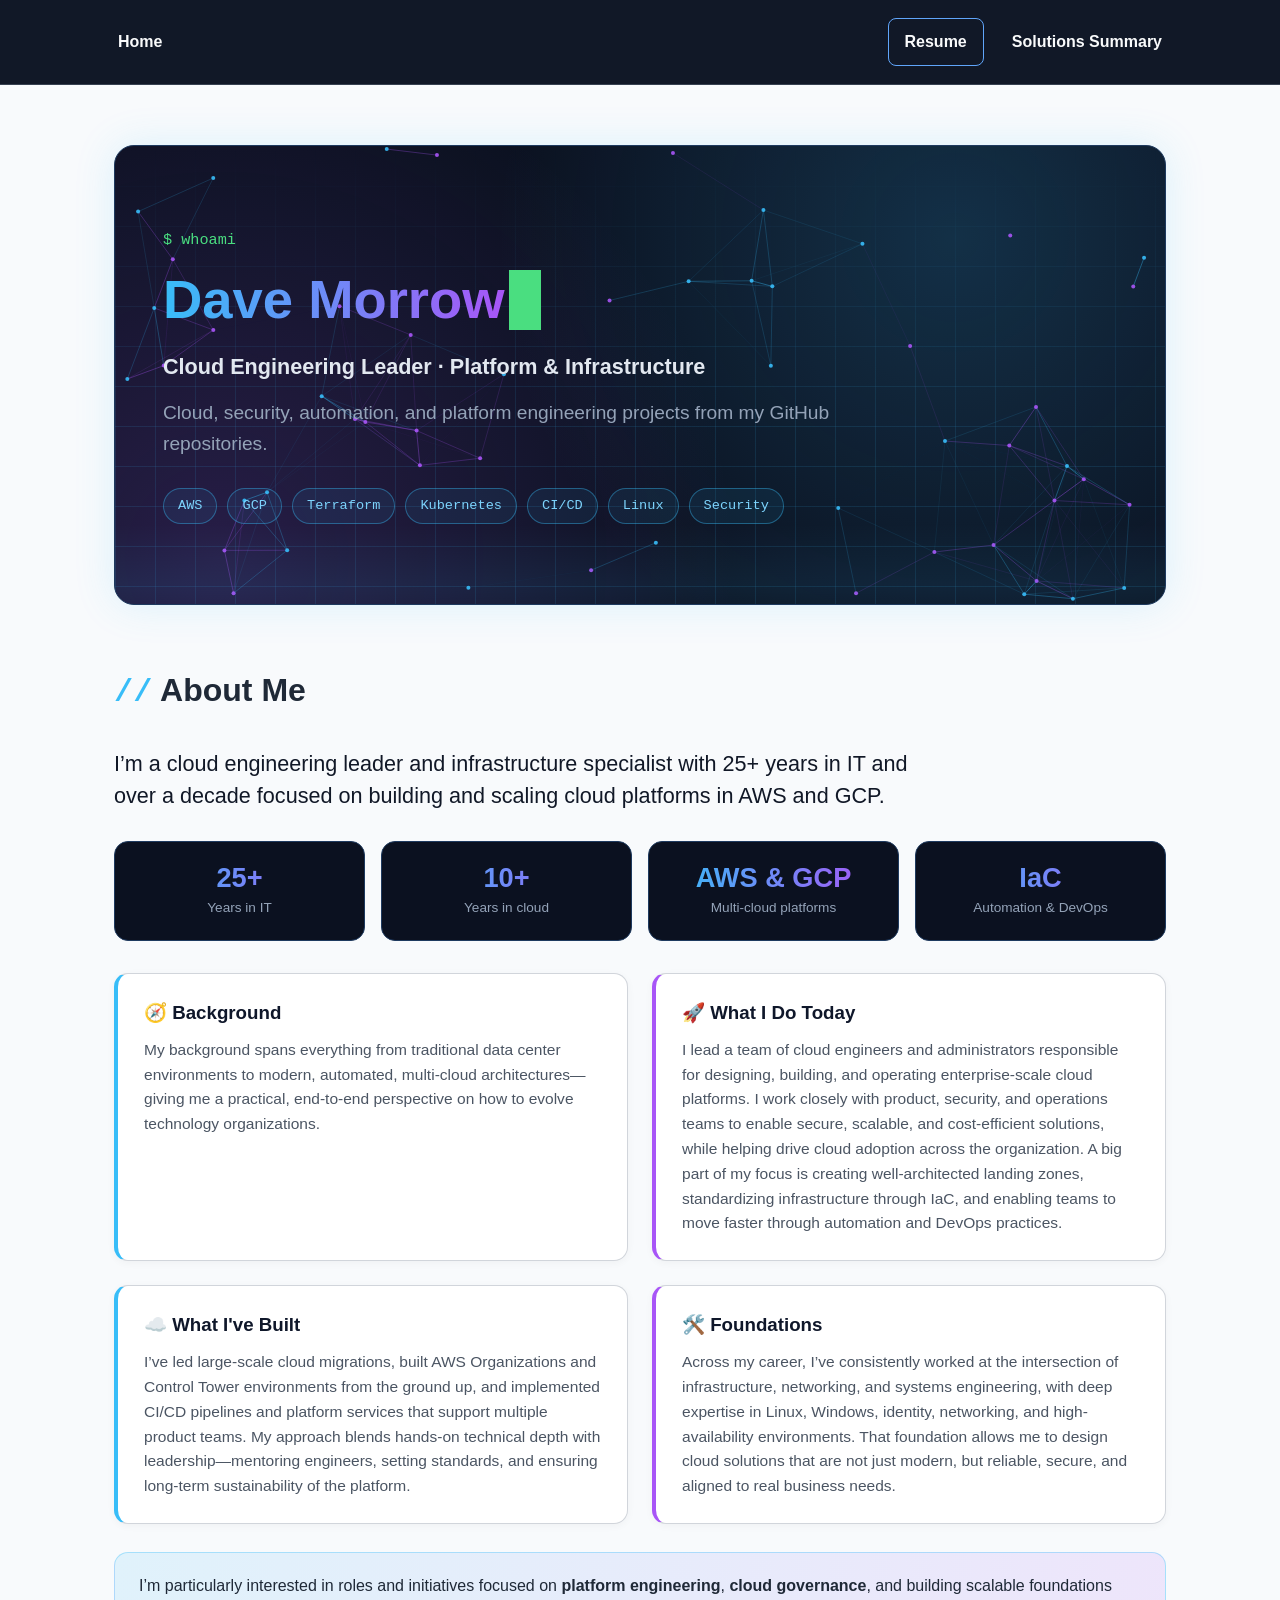
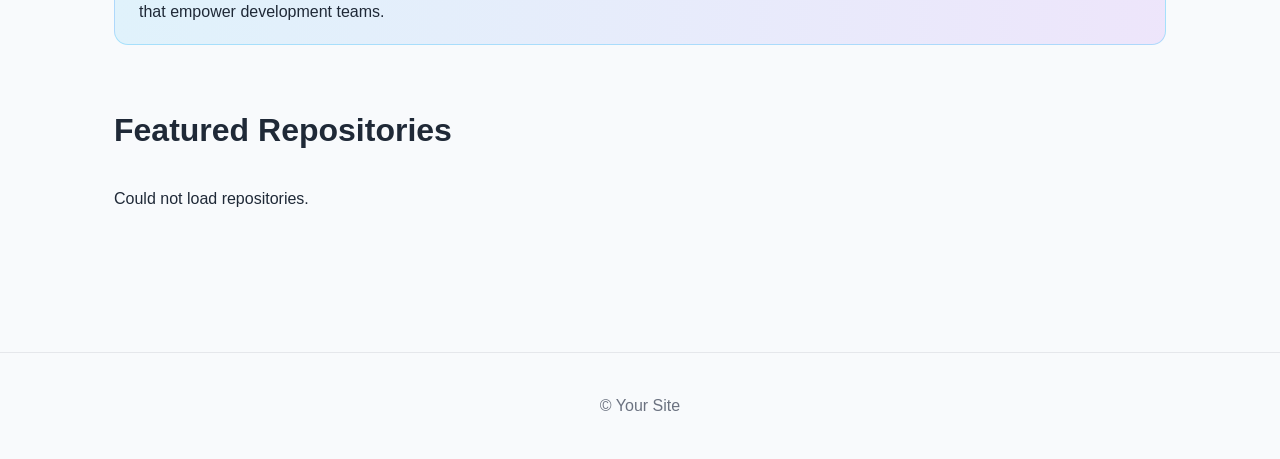
<file: index.html>
<!DOCTYPE html>
<html lang="en">
<head>
  <meta charset="UTF-8">
  <meta
    name="viewport"
    content="width=device-width, initial-scale=1.0"
  >

  <title>SpyderDave</title>

  <meta
    name="description"
    content="Projects, portfolio, and writing by SpyderDave"
  >

  <link rel="stylesheet" href="style.css">
</head>

<body>

  <!-- =========================
       Sticky Shared Navigation
  ========================== -->
  <header id="nav-wrapper">
    <div id="nav"></div>
  </header>


  <!-- =========================
       Hero / Intro
  ========================== -->
  <main id="content">

    <section class="hero">
      <canvas id="hero-canvas" aria-hidden="true"></canvas>

      <div class="hero-content">
        <span class="terminal-tag">$ whoami</span>

        <h1><span class="glitch">Dave Morrow</span><span class="cursor"></span></h1>

        <p class="hero-title">Cloud Engineering Leader &middot; Platform &amp; Infrastructure</p>

        <p>
          Cloud, security, automation, and platform engineering
          projects from my GitHub repositories.
        </p>

        <div class="tech-chips" aria-hidden="true">
          <span>AWS</span>
          <span>GCP</span>
          <span>Terraform</span>
          <span>Kubernetes</span>
          <span>CI/CD</span>
          <span>Linux</span>
          <span>Security</span>
        </div>
      </div>
    </section>


    <!-- =========================
         About Me
    ========================== -->
    <section id="about">

      <h2><span class="h2-tag">//</span> About Me</h2>

      <p class="about-lead">I’m a cloud engineering leader and infrastructure specialist with 25+ years in IT and over a decade focused on building and scaling cloud platforms in AWS and GCP.</p>

      <div class="about-stats">
        <div class="stat"><strong>25+</strong><span>Years in IT</span></div>
        <div class="stat"><strong>10+</strong><span>Years in cloud</span></div>
        <div class="stat"><strong>AWS &amp; GCP</strong><span>Multi-cloud platforms</span></div>
        <div class="stat"><strong>IaC</strong><span>Automation &amp; DevOps</span></div>
      </div>

      <div class="about-grid">

        <article class="about-card">
          <h3>🧭 Background</h3>
          <p>My background spans everything from traditional data center environments to modern, automated, multi-cloud architectures—giving me a practical, end-to-end perspective on how to evolve technology organizations.</p>
        </article>

        <article class="about-card">
          <h3>🚀 What I Do Today</h3>
          <p>I lead a team of cloud engineers and administrators responsible for designing, building, and operating enterprise-scale cloud platforms. I work closely with product, security, and operations teams to enable secure, scalable, and cost-efficient solutions, while helping drive cloud adoption across the organization. A big part of my focus is creating well-architected landing zones, standardizing infrastructure through IaC, and enabling teams to move faster through automation and DevOps practices.</p>
        </article>

        <article class="about-card">
          <h3>☁️ What I've Built</h3>
          <p>I’ve led large-scale cloud migrations, built AWS Organizations and Control Tower environments from the ground up, and implemented CI/CD pipelines and platform services that support multiple product teams. My approach blends hands-on technical depth with leadership—mentoring engineers, setting standards, and ensuring long-term sustainability of the platform.</p>
        </article>

        <article class="about-card">
          <h3>🛠️ Foundations</h3>
          <p>Across my career, I’ve consistently worked at the intersection of infrastructure, networking, and systems engineering, with deep expertise in Linux, Windows, identity, networking, and high-availability environments. That foundation allows me to design cloud solutions that are not just modern, but reliable, secure, and aligned to real business needs.</p>
        </article>

      </div>

      <p class="about-callout">I’m particularly interested in roles and initiatives focused on <strong>platform engineering</strong>, <strong>cloud governance</strong>, and building scalable foundations that empower development teams.</p>

    </section>


    <!-- =========================
         Repository Section
    ========================== -->
    <section id="projects">

      <h2>Featured Repositories</h2>

      <!-- Removed automatically by JS -->
      <div id="loading">
        Loading repositories...
      </div>

      <!-- Populated by script.js -->
      <div id="repo-list"></div>

    </section>

  </main>


  <!-- =========================
       Shared Footer
  ========================== -->
  <footer id="footer"></footer>


  <!-- =========================
       Main Script
  ========================== -->
  <script src="script.js"></script>
  <script src="hero.js"></script>

</body>
</html>
</file>
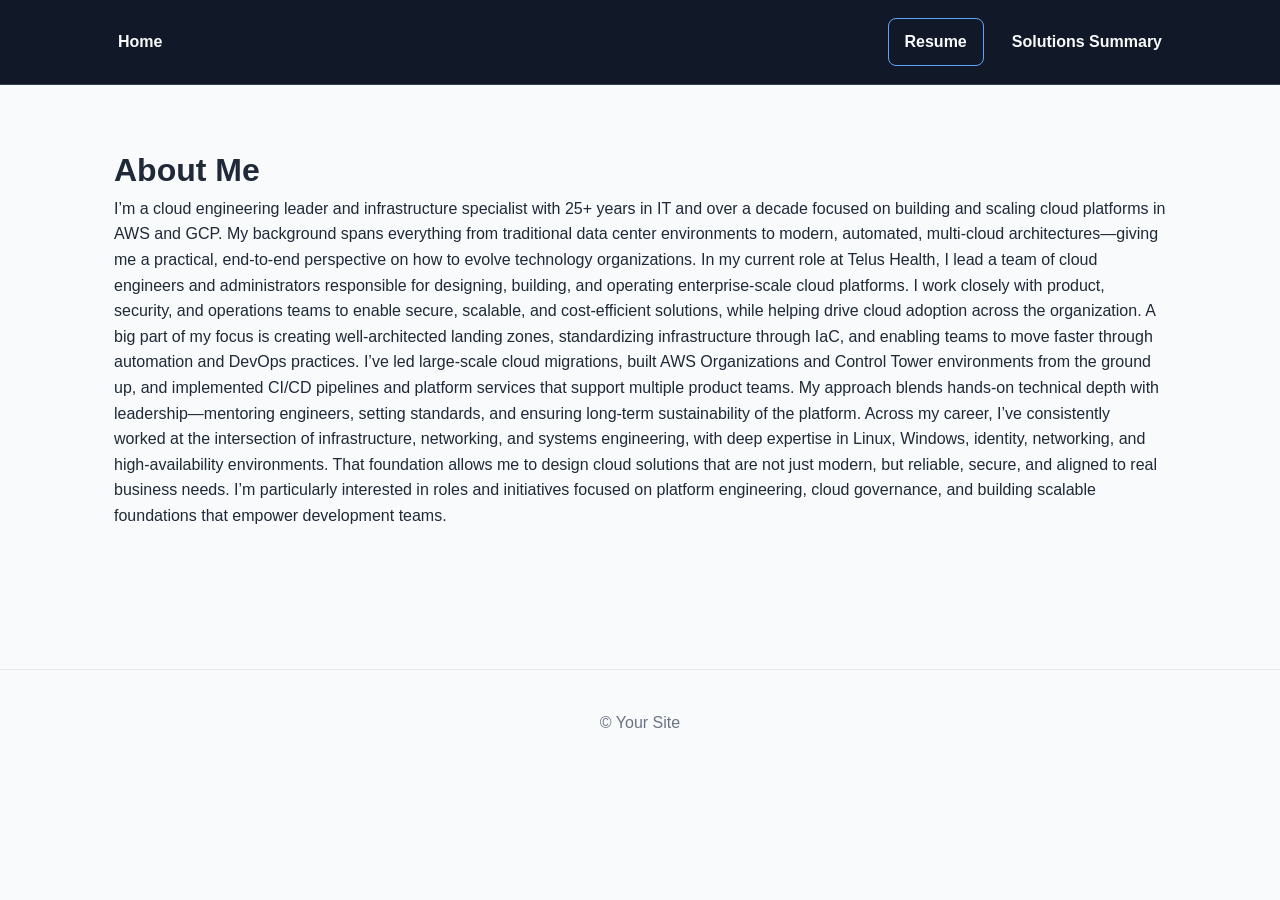
<file: about.html>
<!doctype html><html><head><meta charset='utf-8'><title>About</title><link rel='stylesheet' href='style.css'></head>
<body>
<header id="nav-wrapper"><div id="nav"></div></header>
<main id="content"><h1>About Me</h1><p>I’m a cloud engineering leader and infrastructure specialist with 25+ years in IT and over a decade focused on building and scaling cloud platforms in AWS and GCP. My background spans everything from traditional data center environments to modern, automated, multi-cloud architectures—giving me a practical, end-to-end perspective on how to evolve technology organizations.



In my current role at Telus Health, I lead a team of cloud engineers and administrators responsible for designing, building, and operating enterprise-scale cloud platforms. I work closely with product, security, and operations teams to enable secure, scalable, and cost-efficient solutions, while helping drive cloud adoption across the organization. A big part of my focus is creating well-architected landing zones, standardizing infrastructure through IaC, and enabling teams to move faster through automation and DevOps practices.

I’ve led large-scale cloud migrations, built AWS Organizations and Control Tower environments from the ground up, and implemented CI/CD pipelines and platform services that support multiple product teams. My approach blends hands-on technical depth with leadership—mentoring engineers, setting standards, and ensuring long-term sustainability of the platform.



Across my career, I’ve consistently worked at the intersection of infrastructure, networking, and systems engineering, with deep expertise in Linux, Windows, identity, networking, and high-availability environments. That foundation allows me to design cloud solutions that are not just modern, but reliable, secure, and aligned to real business needs.



I’m particularly interested in roles and initiatives focused on platform engineering, cloud governance, and building scalable foundations that empower development teams.</p></main>
<footer id="footer"></footer>
<script src="script.js"></script>
</body></html>
</file>
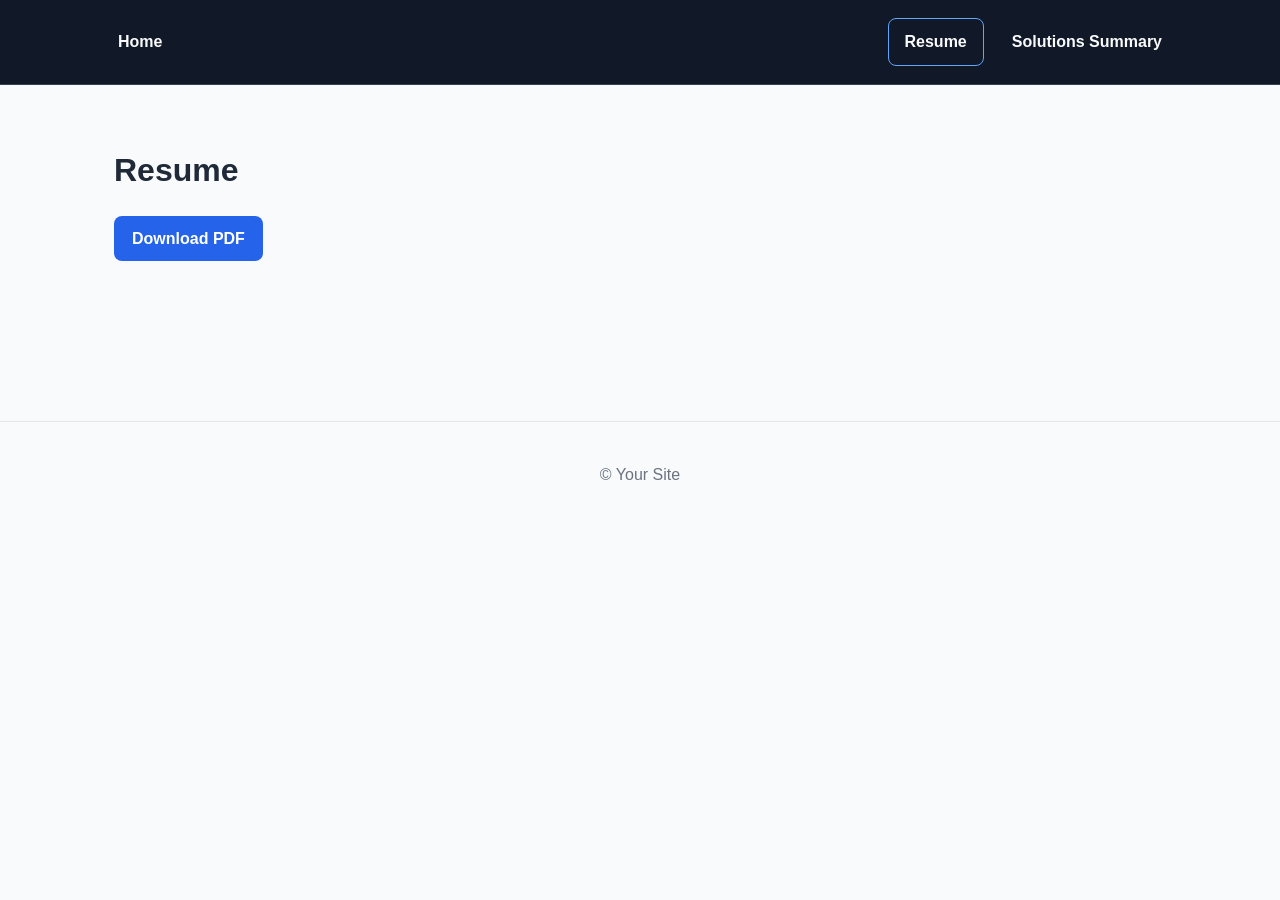
<file: resume.html>
<!DOCTYPE html>
<html lang="en">
<head>
  <meta charset="UTF-8">
  <meta name="viewport" content="width=device-width, initial-scale=1.0">
  <title>Resume</title>
  <link rel="stylesheet" href="style.css">
</head>
<body>
  <header id="nav-wrapper"><div id="nav"></div></header>

  <main id="content">
    <h1>Resume</h1>
    <p style="margin:20px 0">
      <a class="btn" href="resume.pdf" target="_blank" rel="noopener">Download PDF</a>
    </p>
  </main>

  <footer id="footer"></footer>
  <script src="script.js"></script>
</body>
</html>
</file>
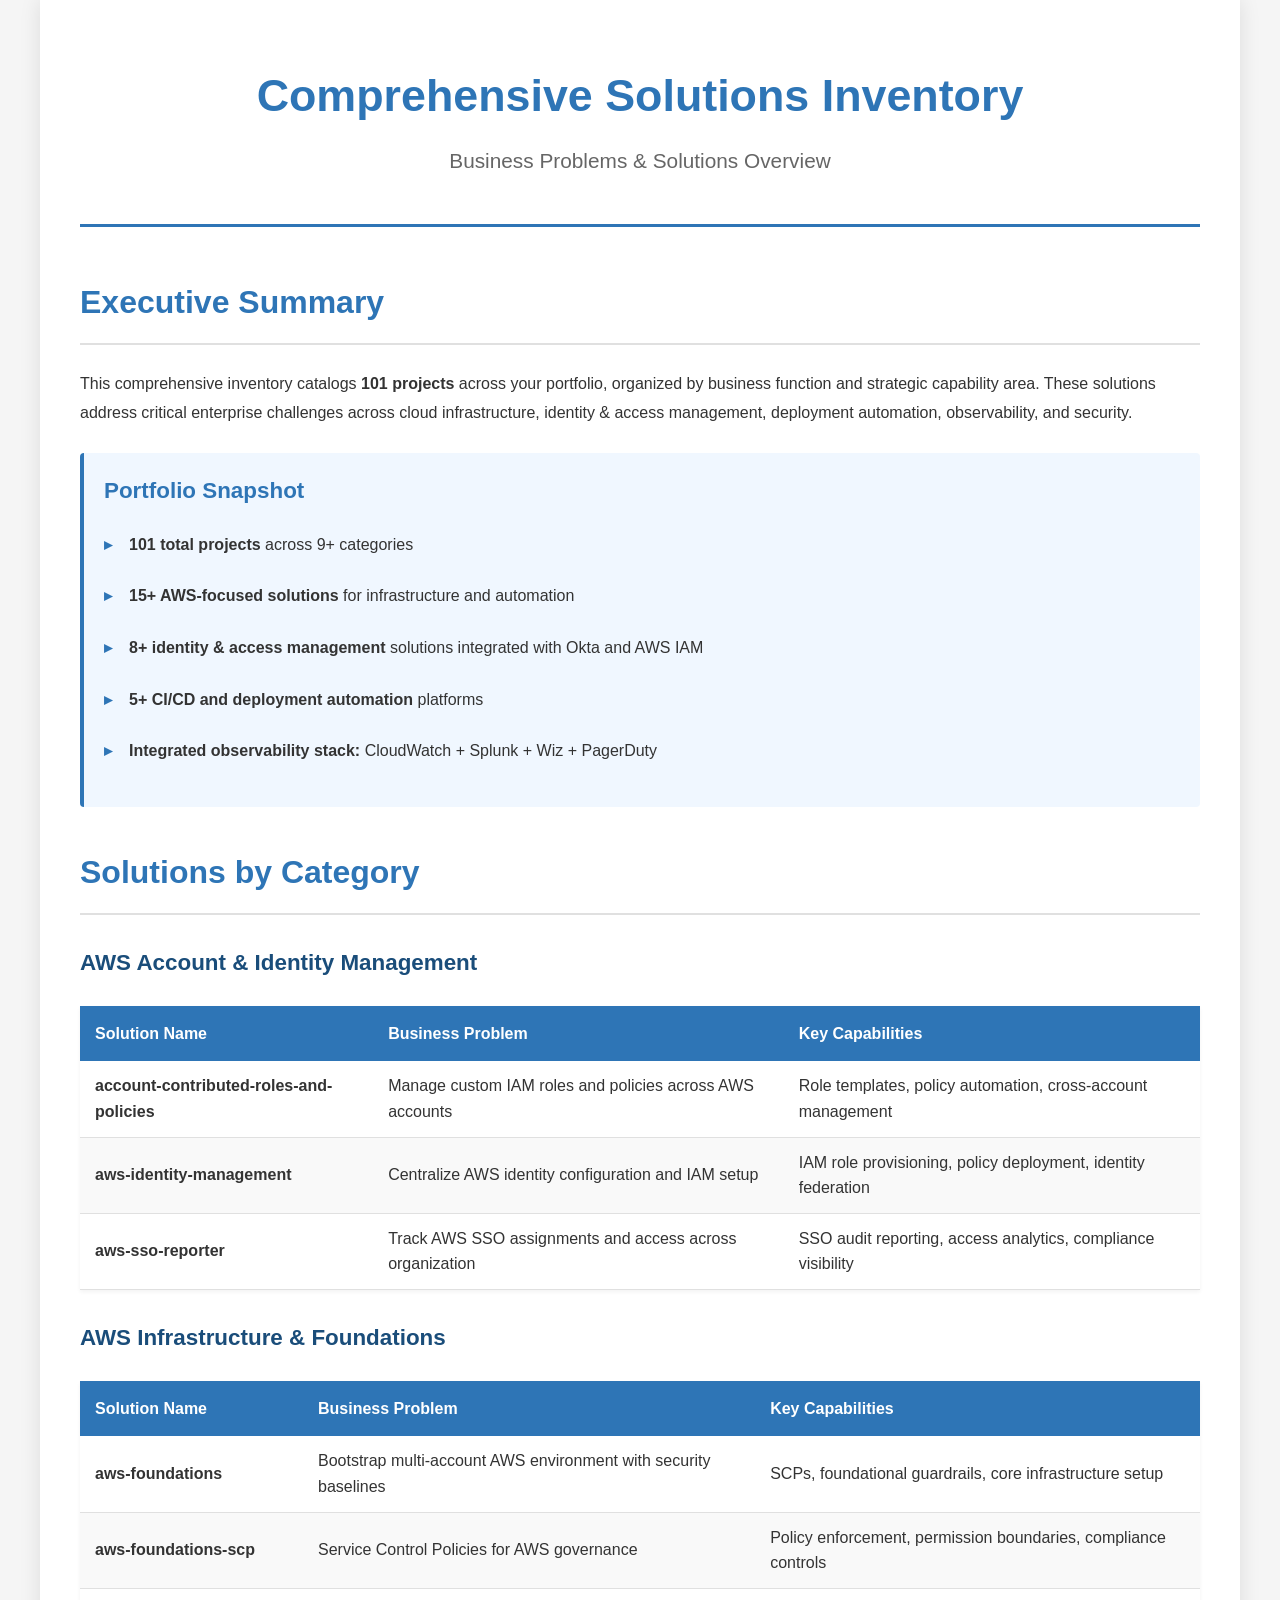
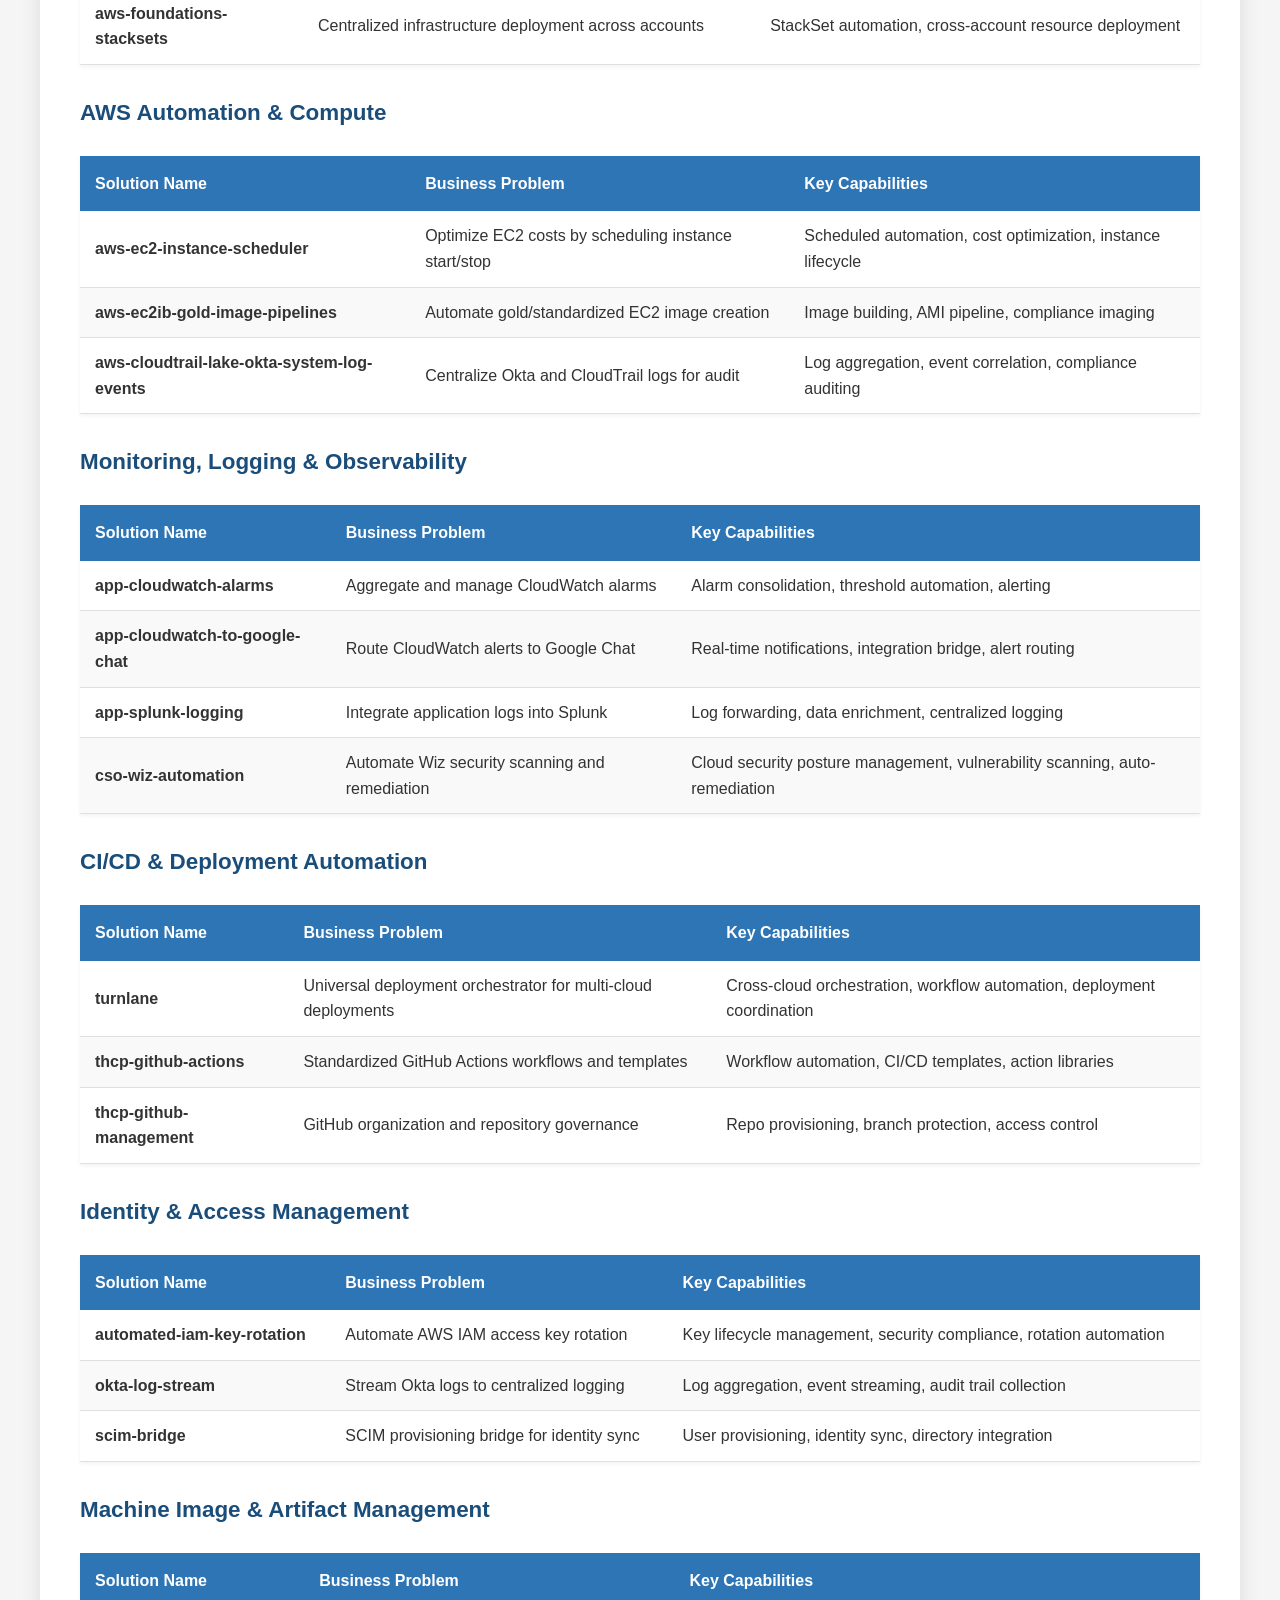
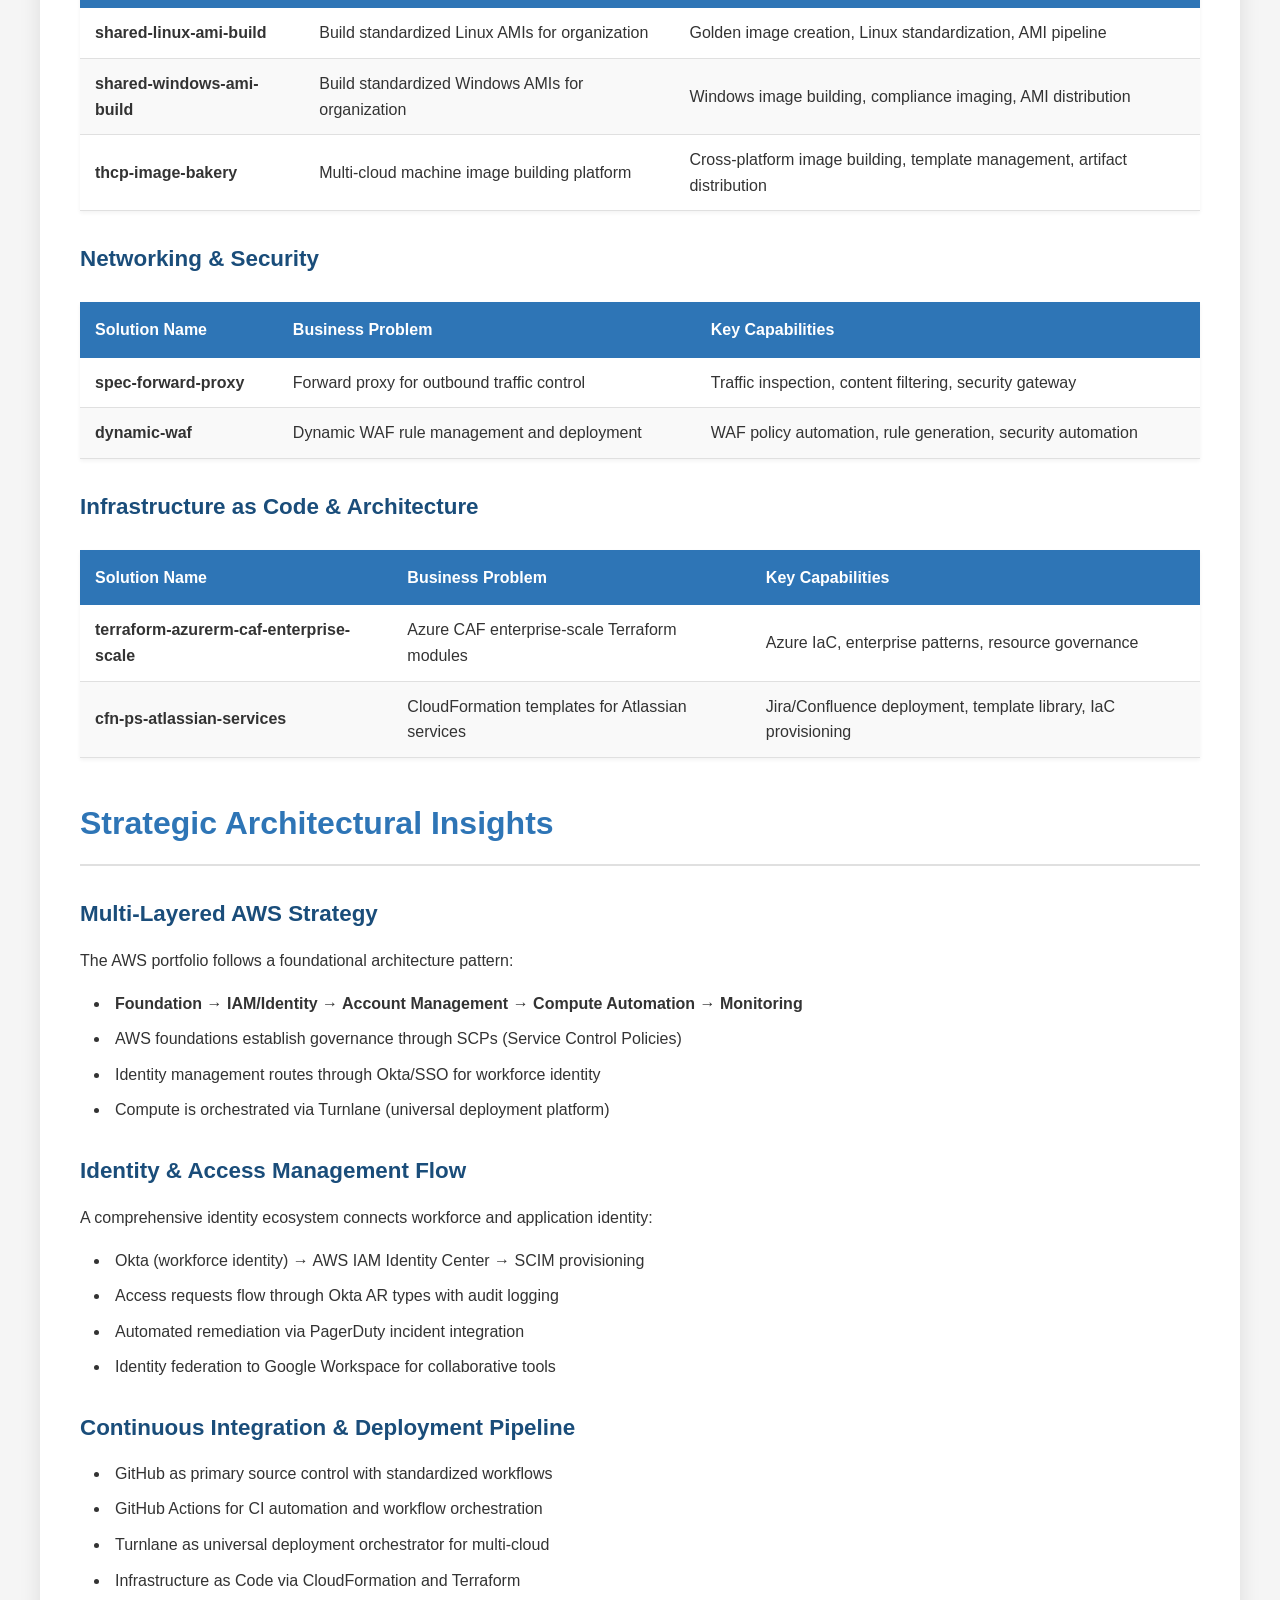
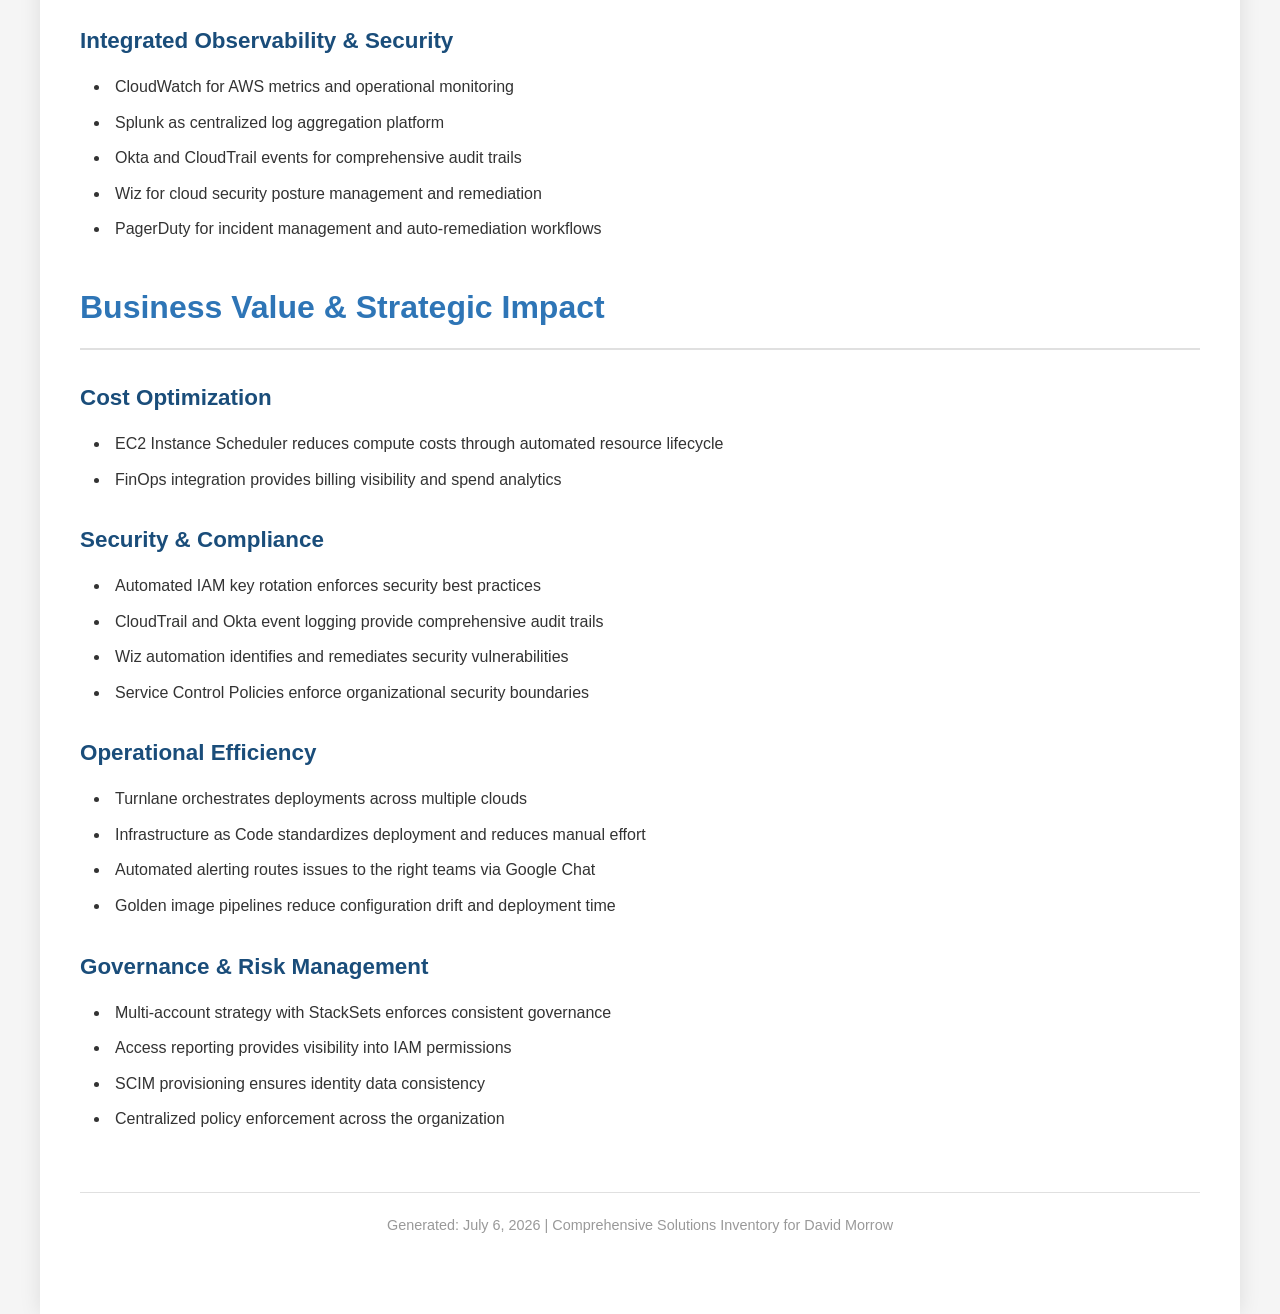
<file: Solutions_Summary.html>
<!DOCTYPE html>
<html lang="en">
<head>
    <meta charset="UTF-8">
    <meta name="viewport" content="width=device-width, initial-scale=1.0">
    <title>Comprehensive Solutions Inventory</title>
    <style>
        * {
            margin: 0;
            padding: 0;
            box-sizing: border-box;
        }
        
        body {
            font-family: -apple-system, BlinkMacSystemFont, 'Segoe UI', Roboto, Oxygen, Ubuntu, Cantarell, sans-serif;
            line-height: 1.6;
            color: #333;
            background: #f5f5f5;
        }
        
        .container {
            max-width: 1200px;
            margin: 0 auto;
            background: white;
            padding: 60px 40px;
            box-shadow: 0 0 20px rgba(0,0,0,0.1);
        }
        
        header {
            text-align: center;
            margin-bottom: 50px;
            border-bottom: 3px solid #2E75B6;
            padding-bottom: 30px;
        }
        
        h1 {
            font-size: 2.8em;
            color: #2E75B6;
            margin-bottom: 10px;
        }
        
        .subtitle {
            font-size: 1.3em;
            color: #666;
        }
        
        h2 {
            font-size: 2em;
            color: #2E75B6;
            margin-top: 40px;
            margin-bottom: 25px;
            padding-bottom: 15px;
            border-bottom: 2px solid #e0e0e0;
        }
        
        h3 {
            font-size: 1.4em;
            color: #1a4d7a;
            margin-top: 30px;
            margin-bottom: 15px;
        }
        
        p {
            margin-bottom: 15px;
            line-height: 1.8;
        }
        
        .section {
            margin-bottom: 40px;
        }
        
        .snapshot {
            background: #f0f7ff;
            border-left: 4px solid #2E75B6;
            padding: 20px;
            margin: 25px 0;
            border-radius: 4px;
        }
        
        .snapshot ul {
            list-style: none;
            margin: 15px 0;
        }
        
        .snapshot li {
            padding: 8px 0;
            padding-left: 25px;
            position: relative;
        }
        
        .snapshot li:before {
            content: "▸";
            position: absolute;
            left: 0;
            color: #2E75B6;
            font-weight: bold;
        }
        
        table {
            width: 100%;
            border-collapse: collapse;
            margin: 25px 0;
            box-shadow: 0 2px 4px rgba(0,0,0,0.05);
        }
        
        th {
            background: #2E75B6;
            color: white;
            padding: 15px;
            text-align: left;
            font-weight: 600;
        }
        
        td {
            padding: 12px 15px;
            border-bottom: 1px solid #e0e0e0;
        }
        
        tr:nth-child(even) {
            background: #f9f9f9;
        }
        
        tr:hover {
            background: #f0f7ff;
        }
        
        .category-header {
            background: #e8f1ff;
            font-weight: 600;
            color: #1a4d7a;
        }
        
        ul {
            margin-left: 30px;
            margin-bottom: 20px;
        }
        
        ul li {
            margin-bottom: 10px;
            padding-left: 5px;
        }
        
        .highlight {
            background: #fff3cd;
            padding: 20px;
            border-radius: 4px;
            margin: 25px 0;
        }
        
        .grid {
            display: grid;
            grid-template-columns: repeat(auto-fit, minmax(300px, 1fr));
            gap: 20px;
            margin: 25px 0;
        }
        
        .card {
            background: #f8f9fa;
            border: 1px solid #ddd;
            border-left: 4px solid #2E75B6;
            padding: 20px;
            border-radius: 4px;
        }
        
        .card h4 {
            color: #2E75B6;
            margin-bottom: 10px;
        }
        
        .card p {
            margin-bottom: 10px;
            font-size: 0.95em;
        }
        
        .toc {
            background: #f0f7ff;
            padding: 20px;
            border-radius: 4px;
            margin-bottom: 40px;
        }
        
        .toc ul {
            list-style: none;
            margin-left: 0;
        }
        
        .toc li {
            padding: 8px 0;
            padding-left: 20px;
        }
        
        .toc a {
            color: #2E75B6;
            text-decoration: none;
        }
        
        .toc a:hover {
            text-decoration: underline;
        }
        
        footer {
            margin-top: 60px;
            padding-top: 20px;
            border-top: 1px solid #e0e0e0;
            text-align: center;
            color: #999;
            font-size: 0.9em;
        }
        
        @media print {
            body {
                background: white;
            }
            .container {
                box-shadow: none;
                padding: 20px;
            }
        }
    </style>
</head>
<body>
    <div class="container">
        <header>
            <h1>Comprehensive Solutions Inventory</h1>
            <p class="subtitle">Business Problems & Solutions Overview</p>
        </header>
        
        <section class="section">
            <h2>Executive Summary</h2>
            <p>This comprehensive inventory catalogs <strong>101 projects</strong> across your portfolio, organized by business function and strategic capability area. These solutions address critical enterprise challenges across cloud infrastructure, identity & access management, deployment automation, observability, and security.</p>
            
            <div class="snapshot">
                <h3 style="margin-top: 0; color: #2E75B6;">Portfolio Snapshot</h3>
                <ul>
                    <li><strong>101 total projects</strong> across 9+ categories</li>
                    <li><strong>15+ AWS-focused solutions</strong> for infrastructure and automation</li>
                    <li><strong>8+ identity & access management</strong> solutions integrated with Okta and AWS IAM</li>
                    <li><strong>5+ CI/CD and deployment automation</strong> platforms</li>
                    <li><strong>Integrated observability stack:</strong> CloudWatch + Splunk + Wiz + PagerDuty</li>
                </ul>
            </div>
        </section>
        
        <section class="section">
            <h2>Solutions by Category</h2>
            
            <h3>AWS Account & Identity Management</h3>
            <table>
                <thead>
                    <tr>
                        <th>Solution Name</th>
                        <th>Business Problem</th>
                        <th>Key Capabilities</th>
                    </tr>
                </thead>
                <tbody>
                    <tr>
                        <td><strong>account-contributed-roles-and-policies</strong></td>
                        <td>Manage custom IAM roles and policies across AWS accounts</td>
                        <td>Role templates, policy automation, cross-account management</td>
                    </tr>
                    <tr>
                        <td><strong>aws-identity-management</strong></td>
                        <td>Centralize AWS identity configuration and IAM setup</td>
                        <td>IAM role provisioning, policy deployment, identity federation</td>
                    </tr>
                    <tr>
                        <td><strong>aws-sso-reporter</strong></td>
                        <td>Track AWS SSO assignments and access across organization</td>
                        <td>SSO audit reporting, access analytics, compliance visibility</td>
                    </tr>
                </tbody>
            </table>
            
            <h3>AWS Infrastructure & Foundations</h3>
            <table>
                <thead>
                    <tr>
                        <th>Solution Name</th>
                        <th>Business Problem</th>
                        <th>Key Capabilities</th>
                    </tr>
                </thead>
                <tbody>
                    <tr>
                        <td><strong>aws-foundations</strong></td>
                        <td>Bootstrap multi-account AWS environment with security baselines</td>
                        <td>SCPs, foundational guardrails, core infrastructure setup</td>
                    </tr>
                    <tr>
                        <td><strong>aws-foundations-scp</strong></td>
                        <td>Service Control Policies for AWS governance</td>
                        <td>Policy enforcement, permission boundaries, compliance controls</td>
                    </tr>
                    <tr>
                        <td><strong>aws-foundations-stacksets</strong></td>
                        <td>Centralized infrastructure deployment across accounts</td>
                        <td>StackSet automation, cross-account resource deployment</td>
                    </tr>
                </tbody>
            </table>
            
            <h3>AWS Automation & Compute</h3>
            <table>
                <thead>
                    <tr>
                        <th>Solution Name</th>
                        <th>Business Problem</th>
                        <th>Key Capabilities</th>
                    </tr>
                </thead>
                <tbody>
                    <tr>
                        <td><strong>aws-ec2-instance-scheduler</strong></td>
                        <td>Optimize EC2 costs by scheduling instance start/stop</td>
                        <td>Scheduled automation, cost optimization, instance lifecycle</td>
                    </tr>
                    <tr>
                        <td><strong>aws-ec2ib-gold-image-pipelines</strong></td>
                        <td>Automate gold/standardized EC2 image creation</td>
                        <td>Image building, AMI pipeline, compliance imaging</td>
                    </tr>
                    <tr>
                        <td><strong>aws-cloudtrail-lake-okta-system-log-events</strong></td>
                        <td>Centralize Okta and CloudTrail logs for audit</td>
                        <td>Log aggregation, event correlation, compliance auditing</td>
                    </tr>
                </tbody>
            </table>
            
            <h3>Monitoring, Logging & Observability</h3>
            <table>
                <thead>
                    <tr>
                        <th>Solution Name</th>
                        <th>Business Problem</th>
                        <th>Key Capabilities</th>
                    </tr>
                </thead>
                <tbody>
                    <tr>
                        <td><strong>app-cloudwatch-alarms</strong></td>
                        <td>Aggregate and manage CloudWatch alarms</td>
                        <td>Alarm consolidation, threshold automation, alerting</td>
                    </tr>
                    <tr>
                        <td><strong>app-cloudwatch-to-google-chat</strong></td>
                        <td>Route CloudWatch alerts to Google Chat</td>
                        <td>Real-time notifications, integration bridge, alert routing</td>
                    </tr>
                    <tr>
                        <td><strong>app-splunk-logging</strong></td>
                        <td>Integrate application logs into Splunk</td>
                        <td>Log forwarding, data enrichment, centralized logging</td>
                    </tr>
                    <tr>
                        <td><strong>cso-wiz-automation</strong></td>
                        <td>Automate Wiz security scanning and remediation</td>
                        <td>Cloud security posture management, vulnerability scanning, auto-remediation</td>
                    </tr>
                </tbody>
            </table>
            
            <h3>CI/CD & Deployment Automation</h3>
            <table>
                <thead>
                    <tr>
                        <th>Solution Name</th>
                        <th>Business Problem</th>
                        <th>Key Capabilities</th>
                    </tr>
                </thead>
                <tbody>
                    <tr>
                        <td><strong>turnlane</strong></td>
                        <td>Universal deployment orchestrator for multi-cloud deployments</td>
                        <td>Cross-cloud orchestration, workflow automation, deployment coordination</td>
                    </tr>
                    <tr>
                        <td><strong>thcp-github-actions</strong></td>
                        <td>Standardized GitHub Actions workflows and templates</td>
                        <td>Workflow automation, CI/CD templates, action libraries</td>
                    </tr>
                    <tr>
                        <td><strong>thcp-github-management</strong></td>
                        <td>GitHub organization and repository governance</td>
                        <td>Repo provisioning, branch protection, access control</td>
                    </tr>
                </tbody>
            </table>
            
            <h3>Identity & Access Management</h3>
            <table>
                <thead>
                    <tr>
                        <th>Solution Name</th>
                        <th>Business Problem</th>
                        <th>Key Capabilities</th>
                    </tr>
                </thead>
                <tbody>
                    <tr>
                        <td><strong>automated-iam-key-rotation</strong></td>
                        <td>Automate AWS IAM access key rotation</td>
                        <td>Key lifecycle management, security compliance, rotation automation</td>
                    </tr>
                    <tr>
                        <td><strong>okta-log-stream</strong></td>
                        <td>Stream Okta logs to centralized logging</td>
                        <td>Log aggregation, event streaming, audit trail collection</td>
                    </tr>
                    <tr>
                        <td><strong>scim-bridge</strong></td>
                        <td>SCIM provisioning bridge for identity sync</td>
                        <td>User provisioning, identity sync, directory integration</td>
                    </tr>
                </tbody>
            </table>
            
            <h3>Machine Image & Artifact Management</h3>
            <table>
                <thead>
                    <tr>
                        <th>Solution Name</th>
                        <th>Business Problem</th>
                        <th>Key Capabilities</th>
                    </tr>
                </thead>
                <tbody>
                    <tr>
                        <td><strong>shared-linux-ami-build</strong></td>
                        <td>Build standardized Linux AMIs for organization</td>
                        <td>Golden image creation, Linux standardization, AMI pipeline</td>
                    </tr>
                    <tr>
                        <td><strong>shared-windows-ami-build</strong></td>
                        <td>Build standardized Windows AMIs for organization</td>
                        <td>Windows image building, compliance imaging, AMI distribution</td>
                    </tr>
                    <tr>
                        <td><strong>thcp-image-bakery</strong></td>
                        <td>Multi-cloud machine image building platform</td>
                        <td>Cross-platform image building, template management, artifact distribution</td>
                    </tr>
                </tbody>
            </table>
            
            <h3>Networking & Security</h3>
            <table>
                <thead>
                    <tr>
                        <th>Solution Name</th>
                        <th>Business Problem</th>
                        <th>Key Capabilities</th>
                    </tr>
                </thead>
                <tbody>
                    <tr>
                        <td><strong>spec-forward-proxy</strong></td>
                        <td>Forward proxy for outbound traffic control</td>
                        <td>Traffic inspection, content filtering, security gateway</td>
                    </tr>
                    <tr>
                        <td><strong>dynamic-waf</strong></td>
                        <td>Dynamic WAF rule management and deployment</td>
                        <td>WAF policy automation, rule generation, security automation</td>
                    </tr>
                </tbody>
            </table>
            
            <h3>Infrastructure as Code & Architecture</h3>
            <table>
                <thead>
                    <tr>
                        <th>Solution Name</th>
                        <th>Business Problem</th>
                        <th>Key Capabilities</th>
                    </tr>
                </thead>
                <tbody>
                    <tr>
                        <td><strong>terraform-azurerm-caf-enterprise-scale</strong></td>
                        <td>Azure CAF enterprise-scale Terraform modules</td>
                        <td>Azure IaC, enterprise patterns, resource governance</td>
                    </tr>
                    <tr>
                        <td><strong>cfn-ps-atlassian-services</strong></td>
                        <td>CloudFormation templates for Atlassian services</td>
                        <td>Jira/Confluence deployment, template library, IaC provisioning</td>
                    </tr>
                </tbody>
            </table>
        </section>
        
        <section class="section">
            <h2>Strategic Architectural Insights</h2>
            
            <h3>Multi-Layered AWS Strategy</h3>
            <p>The AWS portfolio follows a foundational architecture pattern:</p>
            <ul>
                <li><strong>Foundation → IAM/Identity → Account Management → Compute Automation → Monitoring</strong></li>
                <li>AWS foundations establish governance through SCPs (Service Control Policies)</li>
                <li>Identity management routes through Okta/SSO for workforce identity</li>
                <li>Compute is orchestrated via Turnlane (universal deployment platform)</li>
            </ul>
            
            <h3>Identity & Access Management Flow</h3>
            <p>A comprehensive identity ecosystem connects workforce and application identity:</p>
            <ul>
                <li>Okta (workforce identity) → AWS IAM Identity Center → SCIM provisioning</li>
                <li>Access requests flow through Okta AR types with audit logging</li>
                <li>Automated remediation via PagerDuty incident integration</li>
                <li>Identity federation to Google Workspace for collaborative tools</li>
            </ul>
            
            <h3>Continuous Integration & Deployment Pipeline</h3>
            <ul>
                <li>GitHub as primary source control with standardized workflows</li>
                <li>GitHub Actions for CI automation and workflow orchestration</li>
                <li>Turnlane as universal deployment orchestrator for multi-cloud</li>
                <li>Infrastructure as Code via CloudFormation and Terraform</li>
            </ul>
            
            <h3>Integrated Observability & Security</h3>
            <ul>
                <li>CloudWatch for AWS metrics and operational monitoring</li>
                <li>Splunk as centralized log aggregation platform</li>
                <li>Okta and CloudTrail events for comprehensive audit trails</li>
                <li>Wiz for cloud security posture management and remediation</li>
                <li>PagerDuty for incident management and auto-remediation workflows</li>
            </ul>
        </section>
        
        <section class="section">
            <h2>Business Value & Strategic Impact</h2>
            
            <h3>Cost Optimization</h3>
            <ul>
                <li>EC2 Instance Scheduler reduces compute costs through automated resource lifecycle</li>
                <li>FinOps integration provides billing visibility and spend analytics</li>
            </ul>
            
            <h3>Security & Compliance</h3>
            <ul>
                <li>Automated IAM key rotation enforces security best practices</li>
                <li>CloudTrail and Okta event logging provide comprehensive audit trails</li>
                <li>Wiz automation identifies and remediates security vulnerabilities</li>
                <li>Service Control Policies enforce organizational security boundaries</li>
            </ul>
            
            <h3>Operational Efficiency</h3>
            <ul>
                <li>Turnlane orchestrates deployments across multiple clouds</li>
                <li>Infrastructure as Code standardizes deployment and reduces manual effort</li>
                <li>Automated alerting routes issues to the right teams via Google Chat</li>
                <li>Golden image pipelines reduce configuration drift and deployment time</li>
            </ul>
            
            <h3>Governance & Risk Management</h3>
            <ul>
                <li>Multi-account strategy with StackSets enforces consistent governance</li>
                <li>Access reporting provides visibility into IAM permissions</li>
                <li>SCIM provisioning ensures identity data consistency</li>
                <li>Centralized policy enforcement across the organization</li>
            </ul>
        </section>
        
        <footer>
            <p>Generated: July 6, 2026 | Comprehensive Solutions Inventory for David Morrow</p>
        </footer>
    </div>
</body>
</html>
</file>
<file: style.css>
/* =========================
   Base
========================= */

*{
  box-sizing:border-box;
  margin:0;
  padding:0;
}

body{
  font-family: -apple-system,
               BlinkMacSystemFont,
               "Segoe UI",
               Roboto,
               sans-serif;

  line-height:1.6;
  background:#f8fafc;
  color:#1f2937;
}


/* =========================
   Sticky Navigation
========================= */

#nav-wrapper{
  position:sticky;
  top:0;
  z-index:1000;

  background:#111827;
  border-bottom:1px solid #374151;
}

#nav{
  min-height:64px;
}

nav{
  max-width:1100px;
  margin:0 auto;

  display:flex;
  align-items:center;
  gap:28px;

  padding:18px 28px;
}

/* Menu links */

nav a{
  color:#F9FAFB;
  text-decoration:none;
  font-weight:600;
  transition:.2s ease;
}

nav a:hover{
  color:#60A5FA;
}

/* Active page highlight (optional JS) */

nav a.active{
  color:#93C5FD;
  border-bottom:2px solid #93C5FD;
  padding-bottom:4px;
}

/* Resume as button */

nav a[href="resume.html"]{
  margin-left:auto;

  border:1px solid #60A5FA;
  border-radius:8px;

  padding:10px 16px;
}

nav a[href="resume.html"]:hover{
  background:#60A5FA;
  color:#111827;
}

/* Generic button */

.btn{
  display:inline-block;
  padding:10px 18px;
  border-radius:8px;
  background:#2563eb;
  color:#fff;
  font-weight:600;
  text-decoration:none;
}

.btn:hover{
  background:#1d4ed8;
}


/* =========================
   Main Layout
========================= */

#content{
  max-width:1100px;
  margin:0 auto;
  padding:60px 24px;
}


/* =========================
   Hero Section
========================= */

.hero{
  position:relative;
  overflow:hidden;
  margin-bottom:60px;
  padding:80px 48px;

  border-radius:20px;
  border:1px solid #1e3a5f;
  background:
    radial-gradient(circle at 80% 20%, rgba(56,189,248,.18), transparent 50%),
    radial-gradient(circle at 10% 90%, rgba(168,85,247,.18), transparent 50%),
    #0b1120;
  box-shadow:0 0 40px rgba(56,189,248,.15);
}

/* Scrolling perspective grid */
.hero::before{
  content:"";
  position:absolute;
  inset:0;
  background-image:
    linear-gradient(rgba(56,189,248,.12) 1px, transparent 1px),
    linear-gradient(90deg, rgba(56,189,248,.12) 1px, transparent 1px);
  background-size:40px 40px;
  animation:grid-scroll 6s linear infinite;
  -webkit-mask-image:linear-gradient(to bottom, transparent, #000 60%);
          mask-image:linear-gradient(to bottom, transparent, #000 60%);
}

/* CRT scanline sweep */
.hero::after{
  content:"";
  position:absolute;
  left:0; right:0;
  height:120px;
  background:linear-gradient(to bottom, transparent, rgba(56,189,248,.08), transparent);
  animation:scan 5s linear infinite;
  pointer-events:none;
}

@keyframes grid-scroll{
  to{ background-position:0 40px; }
}

@keyframes scan{
  from{ top:-120px; }
  to{ top:100%; }
}

#hero-canvas{
  position:absolute;
  inset:0;
  width:100%;
  height:100%;
}

.hero-content{
  position:relative;
  z-index:1;
}

.hero .terminal-tag{
  display:inline-block;
  margin-bottom:18px;
  font-family:"Consolas","Courier New",monospace;
  font-size:.95rem;
  color:#4ade80;
}

.hero h1{
  font-size:3.4rem;
  line-height:1.1;
  margin-bottom:20px;
  color:#f8fafc;
}

.hero h1 .glitch{
  position:relative;
  display:inline-block;
  background:linear-gradient(90deg,#38bdf8,#a855f7,#38bdf8);
  background-size:200% auto;
  -webkit-background-clip:text;
          background-clip:text;
  -webkit-text-fill-color:transparent;
  animation:shine 4s linear infinite;
}

@keyframes shine{
  to{ background-position:200% center; }
}

.hero p{
  font-size:1.2rem;
  color:#94a3b8;
  max-width:750px;
}

.hero .hero-title{
  margin-bottom:14px;
  font-size:1.35rem;
  font-weight:600;
  color:#e2e8f0;
}

.cursor{
  display:inline-block;
  width:.6em;
  height:1.1em;
  margin-left:4px;
  vertical-align:text-bottom;
  background:#4ade80;
  animation:blink 1s steps(1) infinite;
}

@keyframes blink{
  50%{ opacity:0; }
}

.tech-chips{
  display:flex;
  flex-wrap:wrap;
  gap:10px;
  margin-top:28px;
}

.tech-chips span{
  padding:6px 14px;
  border:1px solid rgba(56,189,248,.4);
  border-radius:999px;
  font-family:"Consolas","Courier New",monospace;
  font-size:.85rem;
  color:#7dd3fc;
  background:rgba(56,189,248,.08);
  animation:float 4s ease-in-out infinite;
}

.tech-chips span:nth-child(2n){ animation-delay:-1s; }
.tech-chips span:nth-child(3n){ animation-delay:-2s; }

@keyframes float{
  50%{ transform:translateY(-5px); }
}

/* Neon glow on repo cards */
.card:hover{
  border-color:#38bdf8;
  box-shadow:0 0 0 1px #38bdf8, 0 8px 30px rgba(56,189,248,.25);
}

@media (prefers-reduced-motion:reduce){
  .hero::before,
  .hero::after,
  .hero h1 .glitch,
  .cursor,
  .tech-chips span{
    animation:none;
  }
}


/* =========================
   Section Headings
========================= */

section h2{
  font-size:2rem;
  margin-bottom:30px;
}


/* =========================
   About Section
========================= */

#about{
  margin-bottom:60px;
}

.h2-tag{
  font-family:"Consolas","Courier New",monospace;
  color:#38bdf8;
}

.about-lead{
  max-width:820px;
  margin-bottom:28px;
  font-size:1.35rem;
  line-height:1.5;
  color:#111827;
}

.about-stats{
  display:grid;
  grid-template-columns:repeat(4,1fr);
  gap:16px;
  margin-bottom:32px;
}

.stat{
  padding:20px;
  text-align:center;
  border-radius:14px;
  background:#0b1120;
  border:1px solid #1e3a5f;
}

.stat strong{
  display:block;
  font-size:1.7rem;
  line-height:1.2;
  background:linear-gradient(90deg,#38bdf8,#a855f7);
  -webkit-background-clip:text;
          background-clip:text;
  -webkit-text-fill-color:transparent;
}

.stat span{
  font-size:.85rem;
  color:#94a3b8;
}

.about-grid{
  display:grid;
  grid-template-columns:repeat(2,1fr);
  gap:24px;
}

.about-card{
  background:white;
  border:1px solid #d1d5db;
  border-left:4px solid #38bdf8;
  border-radius:14px;
  padding:24px 26px;
  box-shadow:0 2px 8px rgba(0,0,0,.04);
  transition:transform .2s ease, box-shadow .2s ease;
}

.about-card:nth-child(2n){
  border-left-color:#a855f7;
}

.about-card:hover{
  transform:translateY(-3px);
  box-shadow:0 8px 24px rgba(56,189,248,.2);
}

.about-card h3{
  margin-bottom:10px;
  color:#0f172a;
}

.about-card p{
  color:#4b5563;
  font-size:.97rem;
}

.about-callout{
  margin-top:28px;
  padding:20px 24px;
  border-radius:14px;
  background:linear-gradient(90deg,rgba(56,189,248,.12),rgba(168,85,247,.12));
  border:1px solid rgba(56,189,248,.35);
  color:#1f2937;
}


/* =========================
   Loading Message
========================= */

#loading{
  text-align:center;
  padding:40px;
  font-weight:600;
  color:#6b7280;
}


/* =========================
   Repo Grid
========================= */

#repo-list{
  display:grid;
  gap:24px;
}


/* =========================
   Repo Cards
========================= */

.card{
  background:white;

  border:1px solid #d1d5db;
  border-radius:16px;

  padding:28px;

  box-shadow:
    0 2px 8px rgba(0,0,0,.04);

  transition:
    transform .2s ease,
    box-shadow .2s ease;
}

.card:hover{
  transform:translateY(-4px);

  box-shadow:
    0 8px 24px rgba(0,0,0,.08);
}

.card h3{
  margin-bottom:14px;
}

.card h3 a{
  color:#2563eb;
  text-decoration:none;
}

.card h3 a:hover{
  text-decoration:underline;
}

.card p{
  margin-bottom:14px;
  color:#4b5563;
}


/* =========================
   Repo Meta
========================= */

.repo-meta{
  display:flex;
  gap:18px;
  flex-wrap:wrap;

  font-size:.95rem;
  color:#6b7280;
}


/* Language badge */

.badge{
  display:inline-block;

  background:#e0f2fe;
  color:#0369a1;

  padding:6px 10px;
  border-radius:999px;

  font-size:.85rem;
  font-weight:600;
}


/* =========================
   Footer
========================= */

#footer{
  margin-top:80px;
  padding:40px 24px;

  text-align:center;

  color:#6b7280;
  border-top:1px solid #e5e7eb;
}


/* =========================
   Links
========================= */

a{
  transition:.2s ease;
}


/* =========================
   Mobile
========================= */

@media (max-width:768px){

  nav{
    flex-wrap:wrap;
    gap:18px;
  }

  nav a[href="resume.html"]{
    margin-left:0;
  }

  .hero{
    padding:48px 24px;
  }

  .hero h1{
    font-size:2.2rem;
  }

  section h2{
    font-size:1.6rem;
  }

  .card{
    padding:22px;
  }

  .about-stats{
    grid-template-columns:repeat(2,1fr);
  }

  .about-grid{
    grid-template-columns:1fr;
  }

  .about-lead{
    font-size:1.15rem;
  }

}
</file>
